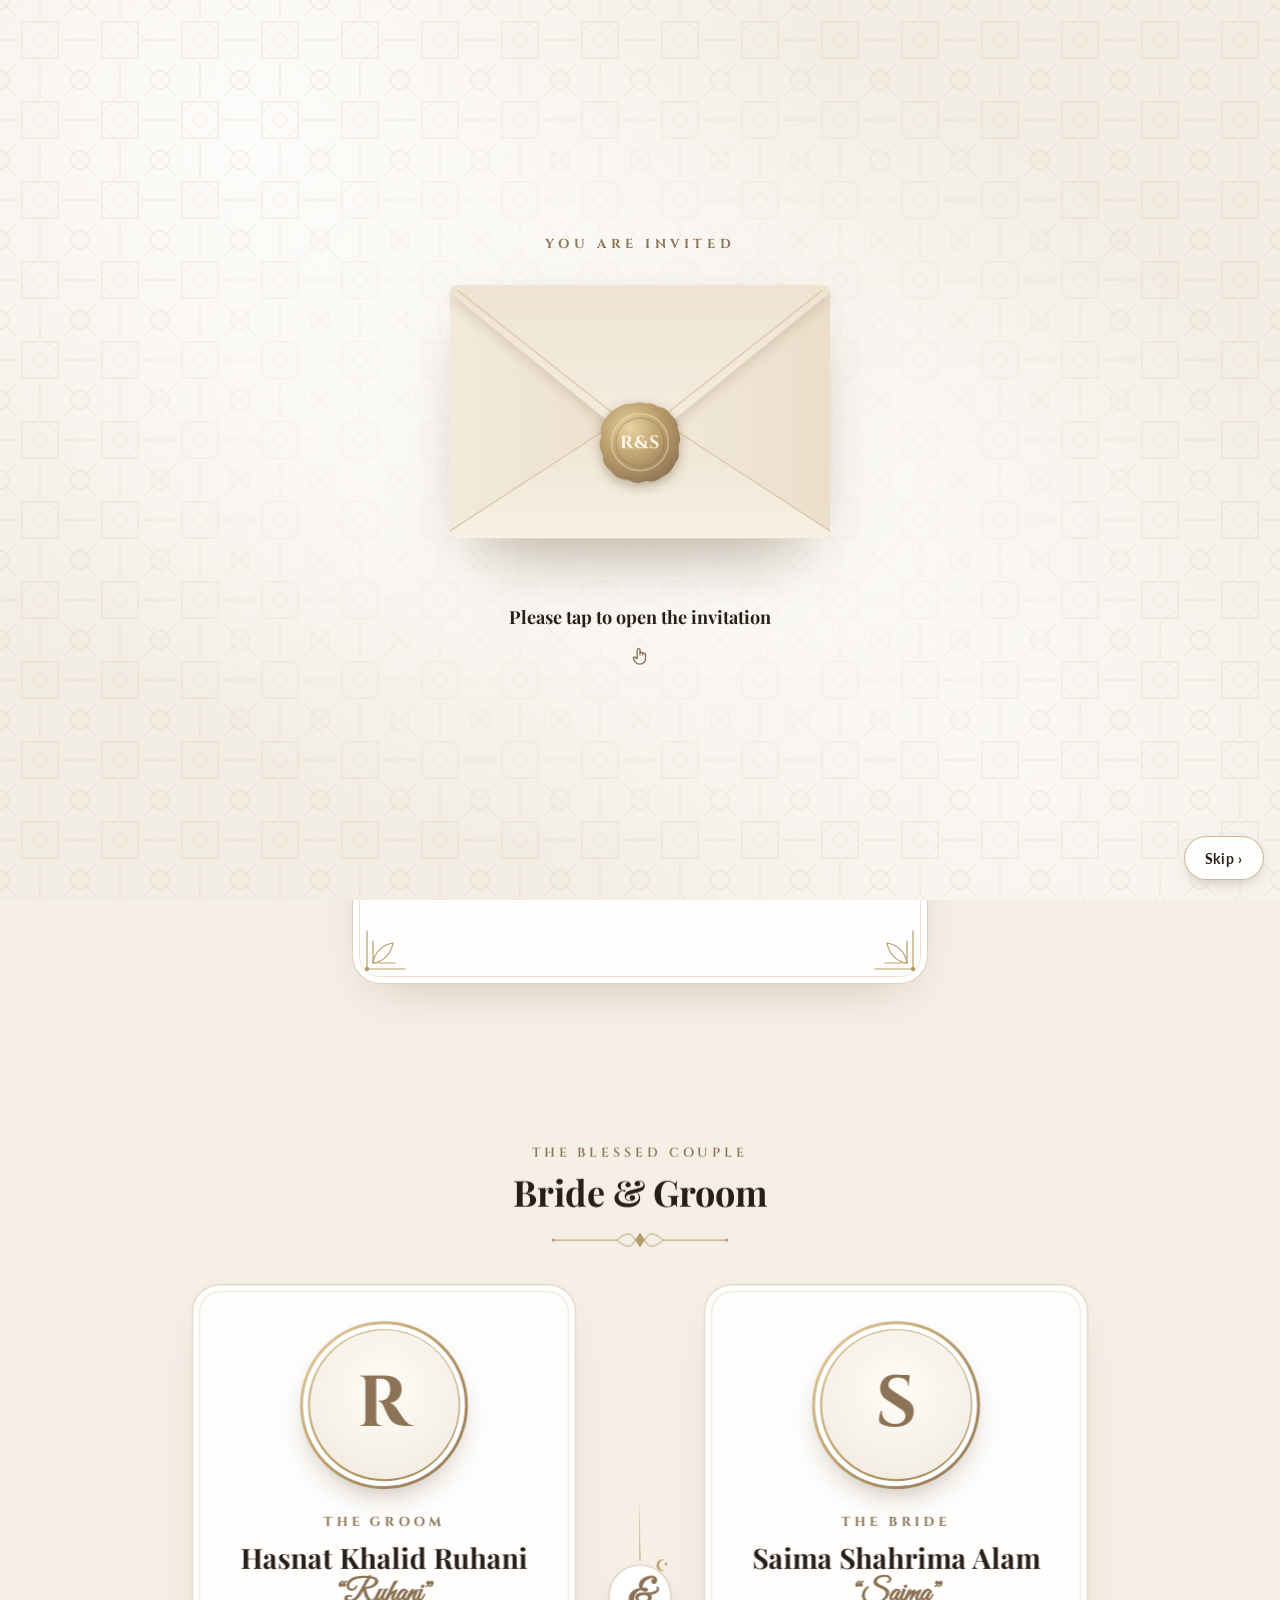
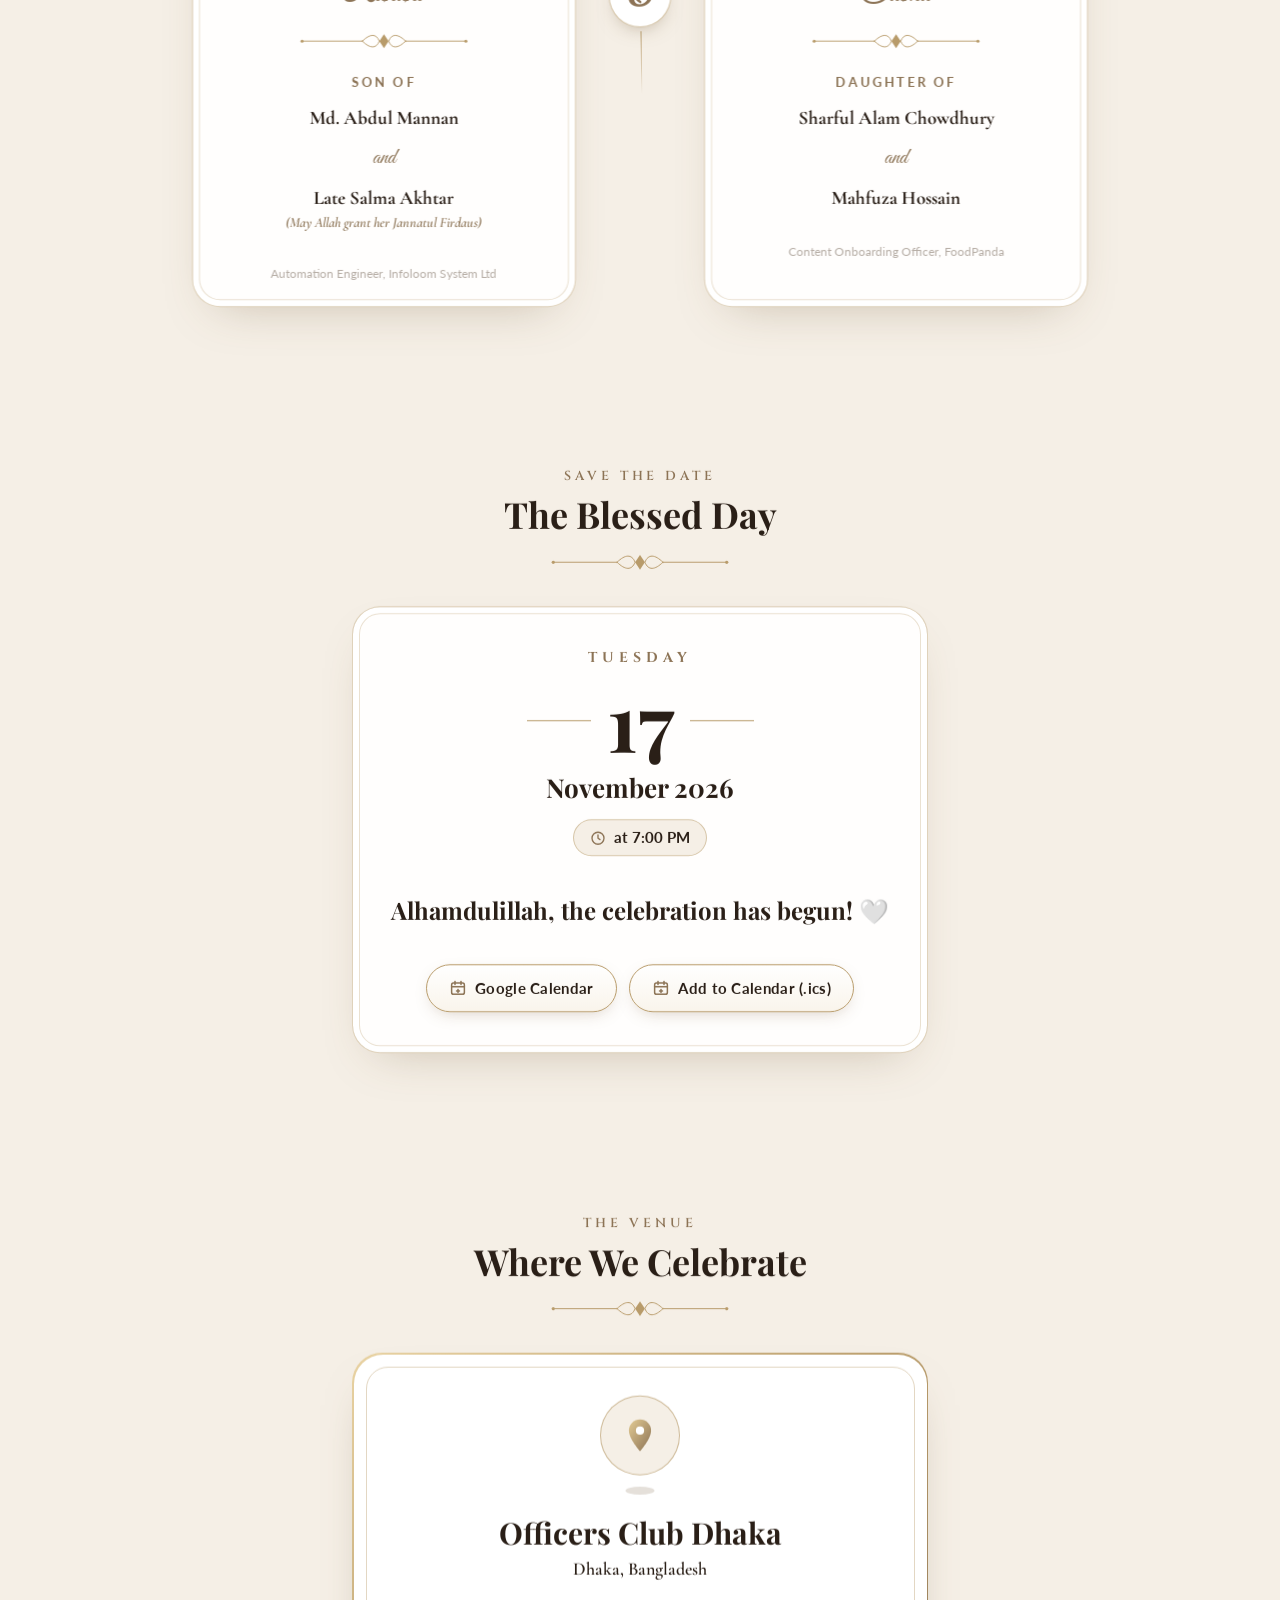
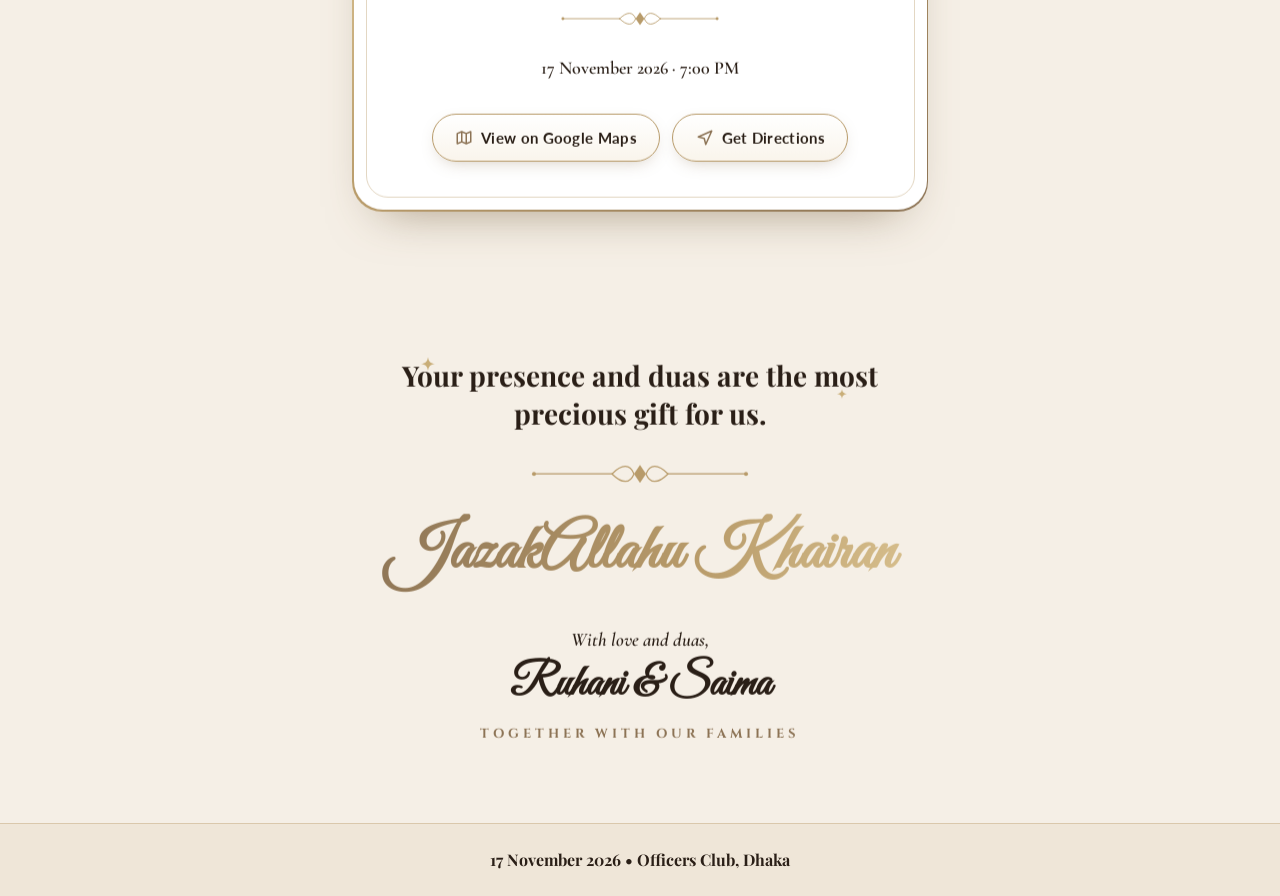
<file: index.html>
<!doctype html>
<html lang="en">
  <head>
    <meta charset="UTF-8" />
    <meta name="viewport" content="width=device-width, initial-scale=1.0, viewport-fit=cover" />
    <meta name="theme-color" content="#F5EFE6" />
    <title>Wedding Invitation | Ruhani &amp; Saima</title>
    <meta name="description" content="You are cordially invited to our wedding on 17 November 2026" />
    <meta property="og:type" content="website" />
    <meta property="og:title" content="Wedding Invitation | Ruhani &amp; Saima" />
    <meta property="og:description" content="You are cordially invited to our wedding on 17 November 2026" />
    <meta property="og:image" content="https://ruhaniofficial10051-vai.github.io/learning_Django/og-image.png" />
    <meta property="og:url" content="https://ruhaniofficial10051-vai.github.io/learning_Django/" />
    <meta property="og:image:width" content="1200" />
    <meta property="og:image:height" content="630" />
    <meta name="twitter:card" content="summary_large_image" />
    <meta name="twitter:title" content="Wedding Invitation | Ruhani &amp; Saima" />
    <meta name="twitter:description" content="You are cordially invited to our wedding on 17 November 2026" />
    <meta name="twitter:image" content="https://ruhaniofficial10051-vai.github.io/learning_Django/og-image.png" />
    <link rel="icon" href="./favicon.svg" type="image/svg+xml" />
    <link rel="preconnect" href="https://fonts.googleapis.com" />
    <link rel="preconnect" href="https://fonts.gstatic.com" crossorigin />
    <link
      href="https://fonts.googleapis.com/css2?family=Amiri:wght@700&family=Cinzel:wght@600;700&family=Cormorant+Garamond:ital,wght@0,500;0,600;0,700;1,500;1,600&family=Great+Vibes&family=Lato:wght@400;700&family=Playfair+Display:wght@600;700&display=swap"
      rel="stylesheet"
    />
    <script type="module" crossorigin src="./assets/index-KmFWfnPD.js"></script>
    <link rel="stylesheet" crossorigin href="./assets/index-CKlkuY1g.css">
  </head>
  <body>
    <div id="root"></div>
  </body>
</html>
</file>
<file: assets/index-CKlkuY1g.css>
*,:before,:after{--tw-border-spacing-x: 0;--tw-border-spacing-y: 0;--tw-translate-x: 0;--tw-translate-y: 0;--tw-rotate: 0;--tw-skew-x: 0;--tw-skew-y: 0;--tw-scale-x: 1;--tw-scale-y: 1;--tw-pan-x: ;--tw-pan-y: ;--tw-pinch-zoom: ;--tw-scroll-snap-strictness: proximity;--tw-gradient-from-position: ;--tw-gradient-via-position: ;--tw-gradient-to-position: ;--tw-ordinal: ;--tw-slashed-zero: ;--tw-numeric-figure: ;--tw-numeric-spacing: ;--tw-numeric-fraction: ;--tw-ring-inset: ;--tw-ring-offset-width: 0px;--tw-ring-offset-color: #fff;--tw-ring-color: rgb(59 130 246 / .5);--tw-ring-offset-shadow: 0 0 #0000;--tw-ring-shadow: 0 0 #0000;--tw-shadow: 0 0 #0000;--tw-shadow-colored: 0 0 #0000;--tw-blur: ;--tw-brightness: ;--tw-contrast: ;--tw-grayscale: ;--tw-hue-rotate: ;--tw-invert: ;--tw-saturate: ;--tw-sepia: ;--tw-drop-shadow: ;--tw-backdrop-blur: ;--tw-backdrop-brightness: ;--tw-backdrop-contrast: ;--tw-backdrop-grayscale: ;--tw-backdrop-hue-rotate: ;--tw-backdrop-invert: ;--tw-backdrop-opacity: ;--tw-backdrop-saturate: ;--tw-backdrop-sepia: ;--tw-contain-size: ;--tw-contain-layout: ;--tw-contain-paint: ;--tw-contain-style: }::backdrop{--tw-border-spacing-x: 0;--tw-border-spacing-y: 0;--tw-translate-x: 0;--tw-translate-y: 0;--tw-rotate: 0;--tw-skew-x: 0;--tw-skew-y: 0;--tw-scale-x: 1;--tw-scale-y: 1;--tw-pan-x: ;--tw-pan-y: ;--tw-pinch-zoom: ;--tw-scroll-snap-strictness: proximity;--tw-gradient-from-position: ;--tw-gradient-via-position: ;--tw-gradient-to-position: ;--tw-ordinal: ;--tw-slashed-zero: ;--tw-numeric-figure: ;--tw-numeric-spacing: ;--tw-numeric-fraction: ;--tw-ring-inset: ;--tw-ring-offset-width: 0px;--tw-ring-offset-color: #fff;--tw-ring-color: rgb(59 130 246 / .5);--tw-ring-offset-shadow: 0 0 #0000;--tw-ring-shadow: 0 0 #0000;--tw-shadow: 0 0 #0000;--tw-shadow-colored: 0 0 #0000;--tw-blur: ;--tw-brightness: ;--tw-contrast: ;--tw-grayscale: ;--tw-hue-rotate: ;--tw-invert: ;--tw-saturate: ;--tw-sepia: ;--tw-drop-shadow: ;--tw-backdrop-blur: ;--tw-backdrop-brightness: ;--tw-backdrop-contrast: ;--tw-backdrop-grayscale: ;--tw-backdrop-hue-rotate: ;--tw-backdrop-invert: ;--tw-backdrop-opacity: ;--tw-backdrop-saturate: ;--tw-backdrop-sepia: ;--tw-contain-size: ;--tw-contain-layout: ;--tw-contain-paint: ;--tw-contain-style: }*,:before,:after{box-sizing:border-box;border-width:0;border-style:solid;border-color:#e5e7eb}:before,:after{--tw-content: ""}html,:host{line-height:1.5;-webkit-text-size-adjust:100%;-moz-tab-size:4;-o-tab-size:4;tab-size:4;font-family:Lato,sans-serif;font-feature-settings:normal;font-variation-settings:normal;-webkit-tap-highlight-color:transparent}body{margin:0;line-height:inherit}hr{height:0;color:inherit;border-top-width:1px}abbr:where([title]){-webkit-text-decoration:underline dotted;text-decoration:underline dotted}h1,h2,h3,h4,h5,h6{font-size:inherit;font-weight:inherit}a{color:inherit;text-decoration:inherit}b,strong{font-weight:bolder}code,kbd,samp,pre{font-family:ui-monospace,SFMono-Regular,Menlo,Monaco,Consolas,Liberation Mono,Courier New,monospace;font-feature-settings:normal;font-variation-settings:normal;font-size:1em}small{font-size:80%}sub,sup{font-size:75%;line-height:0;position:relative;vertical-align:baseline}sub{bottom:-.25em}sup{top:-.5em}table{text-indent:0;border-color:inherit;border-collapse:collapse}button,input,optgroup,select,textarea{font-family:inherit;font-feature-settings:inherit;font-variation-settings:inherit;font-size:100%;font-weight:inherit;line-height:inherit;letter-spacing:inherit;color:inherit;margin:0;padding:0}button,select{text-transform:none}button,input:where([type=button]),input:where([type=reset]),input:where([type=submit]){-webkit-appearance:button;background-color:transparent;background-image:none}:-moz-focusring{outline:auto}:-moz-ui-invalid{box-shadow:none}progress{vertical-align:baseline}::-webkit-inner-spin-button,::-webkit-outer-spin-button{height:auto}[type=search]{-webkit-appearance:textfield;outline-offset:-2px}::-webkit-search-decoration{-webkit-appearance:none}::-webkit-file-upload-button{-webkit-appearance:button;font:inherit}summary{display:list-item}blockquote,dl,dd,h1,h2,h3,h4,h5,h6,hr,figure,p,pre{margin:0}fieldset{margin:0;padding:0}legend{padding:0}ol,ul,menu{list-style:none;margin:0;padding:0}dialog{padding:0}textarea{resize:vertical}input::-moz-placeholder,textarea::-moz-placeholder{opacity:1;color:#9ca3af}input::placeholder,textarea::placeholder{opacity:1;color:#9ca3af}button,[role=button]{cursor:pointer}:disabled{cursor:default}img,svg,video,canvas,audio,iframe,embed,object{display:block;vertical-align:middle}img,video{max-width:100%;height:auto}[hidden]:where(:not([hidden=until-found])){display:none}.pointer-events-none{pointer-events:none}.fixed{position:fixed}.absolute{position:absolute}.relative{position:relative}.inset-0{top:0;right:0;bottom:0;left:0}.inset-2{top:.5rem;right:.5rem;bottom:.5rem;left:.5rem}.inset-3{top:.75rem;right:.75rem;bottom:.75rem;left:.75rem}.inset-x-0{left:0;right:0}.-bottom-6{bottom:-1.5rem}.-top-2{top:-.5rem}.bottom-3{bottom:.75rem}.bottom-5{bottom:1.25rem}.left-0{left:0}.left-1\/2{left:50%}.left-3{left:.75rem}.left-\[12\%\]{left:12%}.left-\[6\%\]{left:6%}.left-\[8\%\]{left:8%}.right-0{right:0}.right-3{right:.75rem}.right-4{right:1rem}.right-\[14\%\]{right:14%}.right-\[6\%\]{right:6%}.right-\[8\%\]{right:8%}.top-0{top:0}.top-1\/2{top:50%}.top-3{top:.75rem}.top-4{top:1rem}.top-8{top:2rem}.top-\[30px\]{top:30px}.top-\[42\%\]{top:42%}.top-\[6\%\]{top:6%}.top-\[62\%\]{top:62%}.-z-10{z-index:-10}.z-\[2\]{z-index:2}.z-\[3\]{z-index:3}.z-\[60\]{z-index:60}.z-\[65\]{z-index:65}.z-\[70\]{z-index:70}.z-\[80\]{z-index:80}.z-\[90\]{z-index:90}.mx-auto{margin-left:auto;margin-right:auto}.my-5{margin-top:1.25rem;margin-bottom:1.25rem}.my-6{margin-top:1.5rem;margin-bottom:1.5rem}.my-7{margin-top:1.75rem;margin-bottom:1.75rem}.mb-10{margin-bottom:2.5rem}.mb-2{margin-bottom:.5rem}.mb-3{margin-bottom:.75rem}.mb-8{margin-bottom:2rem}.mt-0\.5{margin-top:.125rem}.mt-1{margin-top:.25rem}.mt-10{margin-top:2.5rem}.mt-14{margin-top:3.5rem}.mt-2{margin-top:.5rem}.mt-3{margin-top:.75rem}.mt-4{margin-top:1rem}.mt-5{margin-top:1.25rem}.mt-6{margin-top:1.5rem}.mt-8{margin-top:2rem}.mt-9{margin-top:2.25rem}.block{display:block}.inline-block{display:inline-block}.flex{display:flex}.inline-flex{display:inline-flex}.grid{display:grid}.hidden{display:none}.h-12{height:3rem}.h-16{height:4rem}.h-2{height:.5rem}.h-20{height:5rem}.h-6{height:1.5rem}.h-8{height:2rem}.h-\[150px\]{height:150px}.h-\[168px\]{height:168px}.h-\[2px\]{height:2px}.h-\[30px\]{height:30px}.h-\[34px\]{height:34px}.h-\[400vh\]{height:400vh}.h-\[62\%\]{height:62%}.h-\[72px\]{height:72px}.h-\[74px\]{height:74px}.h-\[88\%\]{height:88%}.h-full{height:100%}.h-px{height:1px}.min-h-\[100svh\]{min-height:100svh}.min-h-\[44px\]{min-height:44px}.w-1\/2{width:50%}.w-10{width:2.5rem}.w-12{width:3rem}.w-16{width:4rem}.w-20{width:5rem}.w-\[168px\]{width:168px}.w-\[2px\]{width:2px}.w-\[44px\]{width:44px}.w-\[68px\]{width:68px}.w-\[74px\]{width:74px}.w-\[min\(86vw\,380px\)\]{width:min(86vw,380px)}.w-fit{width:-moz-fit-content;width:fit-content}.w-full{width:100%}.w-px{width:1px}.max-w-4xl{max-width:56rem}.max-w-sm{max-width:24rem}.max-w-xl{max-width:36rem}.-translate-x-1\/2{--tw-translate-x: -50%;transform:translate(var(--tw-translate-x),var(--tw-translate-y)) rotate(var(--tw-rotate)) skew(var(--tw-skew-x)) skewY(var(--tw-skew-y)) scaleX(var(--tw-scale-x)) scaleY(var(--tw-scale-y))}.-translate-y-1\/2{--tw-translate-y: -50%;transform:translate(var(--tw-translate-x),var(--tw-translate-y)) rotate(var(--tw-rotate)) skew(var(--tw-skew-x)) skewY(var(--tw-skew-y)) scaleX(var(--tw-scale-x)) scaleY(var(--tw-scale-y))}.-rotate-90{--tw-rotate: -90deg;transform:translate(var(--tw-translate-x),var(--tw-translate-y)) rotate(var(--tw-rotate)) skew(var(--tw-skew-x)) skewY(var(--tw-skew-y)) scaleX(var(--tw-scale-x)) scaleY(var(--tw-scale-y))}.rotate-180{--tw-rotate: 180deg;transform:translate(var(--tw-translate-x),var(--tw-translate-y)) rotate(var(--tw-rotate)) skew(var(--tw-skew-x)) skewY(var(--tw-skew-y)) scaleX(var(--tw-scale-x)) scaleY(var(--tw-scale-y))}.rotate-90{--tw-rotate: 90deg;transform:translate(var(--tw-translate-x),var(--tw-translate-y)) rotate(var(--tw-rotate)) skew(var(--tw-skew-x)) skewY(var(--tw-skew-y)) scaleX(var(--tw-scale-x)) scaleY(var(--tw-scale-y))}.transform{transform:translate(var(--tw-translate-x),var(--tw-translate-y)) rotate(var(--tw-rotate)) skew(var(--tw-skew-x)) skewY(var(--tw-skew-y)) scaleX(var(--tw-scale-x)) scaleY(var(--tw-scale-y))}.cursor-pointer{cursor:pointer}.flex-col{flex-direction:column}.flex-wrap{flex-wrap:wrap}.place-items-center{place-items:center}.items-start{align-items:flex-start}.items-center{align-items:center}.justify-center{justify-content:center}.gap-1{gap:.25rem}.gap-2{gap:.5rem}.gap-2\.5{gap:.625rem}.gap-3{gap:.75rem}.gap-4{gap:1rem}.gap-8{gap:2rem}.space-y-1>:not([hidden])~:not([hidden]){--tw-space-y-reverse: 0;margin-top:calc(.25rem * calc(1 - var(--tw-space-y-reverse)));margin-bottom:calc(.25rem * var(--tw-space-y-reverse))}.space-y-3>:not([hidden])~:not([hidden]){--tw-space-y-reverse: 0;margin-top:calc(.75rem * calc(1 - var(--tw-space-y-reverse)));margin-bottom:calc(.75rem * var(--tw-space-y-reverse))}.overflow-hidden{overflow:hidden}.rounded{border-radius:.25rem}.rounded-2xl{border-radius:1rem}.rounded-\[10px\]{border-radius:10px}.rounded-\[22px\]{border-radius:22px}.rounded-\[28px\]{border-radius:28px}.rounded-\[29px\]{border-radius:29px}.rounded-\[30px\]{border-radius:30px}.rounded-\[50\%\]{border-radius:50%}.rounded-full{border-radius:9999px}.rounded-md{border-radius:.375rem}.border{border-width:1px}.border-2{border-width:2px}.border-\[1\.5px\]{border-width:1.5px}.border-t{border-top-width:1px}.border-\[\#E3D5BC\]{--tw-border-opacity: 1;border-color:rgb(227 213 188 / var(--tw-border-opacity, 1))}.border-gold{--tw-border-opacity: 1;border-color:rgb(184 155 106 / var(--tw-border-opacity, 1))}.border-gold\/40{border-color:#b89b6a66}.border-gold\/50{border-color:#b89b6a80}.border-gold\/60{border-color:#b89b6a99}.border-gold\/70{border-color:#b89b6ab3}.bg-\[rgba\(110\,85\,50\,\.18\)\]{background-color:#6e55322e}.bg-\[rgba\(110\,85\,50\,\.22\)\]{background-color:#6e553238}.bg-\[rgba\(110\,85\,50\,\.25\)\]{background-color:#6e553240}.bg-cream{--tw-bg-opacity: 1;background-color:rgb(245 239 230 / var(--tw-bg-opacity, 1))}.bg-gold{--tw-bg-opacity: 1;background-color:rgb(184 155 106 / var(--tw-bg-opacity, 1))}.bg-gold\/25{background-color:#b89b6a40}.bg-gold\/70{background-color:#b89b6ab3}.bg-sand{--tw-bg-opacity: 1;background-color:rgb(239 230 216 / var(--tw-bg-opacity, 1))}.bg-white{--tw-bg-opacity: 1;background-color:rgb(255 255 255 / var(--tw-bg-opacity, 1))}.bg-white\/90{background-color:#ffffffe6}.bg-\[radial-gradient\(circle_at_50\%_40\%\,\#FFFDF8_0\%\,\#F5EFE6_70\%\,\#EFE6D8_100\%\)\]{background-image:radial-gradient(circle at 50% 40%,#fffdf8,#f5efe6 70%,#efe6d8)}.bg-\[radial-gradient\(ellipse_at_center\,rgba\(255\,255\,255\,\.75\)_0\%\,rgba\(255\,255\,255\,0\)_70\%\)\]{background-image:radial-gradient(ellipse at center,#ffffffbf,#fff0 70%)}.bg-\[radial-gradient\(ellipse_at_center\,rgba\(255\,255\,255\,\.9\)_0\%\,rgba\(255\,255\,255\,0\)_65\%\)\]{background-image:radial-gradient(ellipse at center,#ffffffe6,#fff0 65%)}.bg-gradient-to-b{background-image:linear-gradient(to bottom,var(--tw-gradient-stops))}.bg-gradient-to-br{background-image:linear-gradient(to bottom right,var(--tw-gradient-stops))}.bg-gradient-to-t{background-image:linear-gradient(to top,var(--tw-gradient-stops))}.from-\[\#D9C18F\]{--tw-gradient-from: #D9C18F var(--tw-gradient-from-position);--tw-gradient-to: rgb(217 193 143 / 0) var(--tw-gradient-to-position);--tw-gradient-stops: var(--tw-gradient-from), var(--tw-gradient-to)}.from-\[\#E9D3A3\]{--tw-gradient-from: #E9D3A3 var(--tw-gradient-from-position);--tw-gradient-to: rgb(233 211 163 / 0) var(--tw-gradient-to-position);--tw-gradient-stops: var(--tw-gradient-from), var(--tw-gradient-to)}.from-\[\#E9DAC0\]{--tw-gradient-from: #E9DAC0 var(--tw-gradient-from-position);--tw-gradient-to: rgb(233 218 192 / 0) var(--tw-gradient-to-position);--tw-gradient-stops: var(--tw-gradient-from), var(--tw-gradient-to)}.from-\[\#EADFCD\]{--tw-gradient-from: #EADFCD var(--tw-gradient-from-position);--tw-gradient-to: rgb(234 223 205 / 0) var(--tw-gradient-to-position);--tw-gradient-stops: var(--tw-gradient-from), var(--tw-gradient-to)}.from-transparent{--tw-gradient-from: transparent var(--tw-gradient-from-position);--tw-gradient-to: rgb(0 0 0 / 0) var(--tw-gradient-to-position);--tw-gradient-stops: var(--tw-gradient-from), var(--tw-gradient-to)}.via-\[\#B89B6A\]{--tw-gradient-to: rgb(184 155 106 / 0) var(--tw-gradient-to-position);--tw-gradient-stops: var(--tw-gradient-from), #B89B6A var(--tw-gradient-via-position), var(--tw-gradient-to)}.to-\[\#8C7355\]{--tw-gradient-to: #8C7355 var(--tw-gradient-to-position)}.to-\[\#9C7C48\]{--tw-gradient-to: #9C7C48 var(--tw-gradient-to-position)}.to-\[\#E2D4BD\]{--tw-gradient-to: #E2D4BD var(--tw-gradient-to-position)}.to-\[\#F4EADA\]{--tw-gradient-to: #F4EADA var(--tw-gradient-to-position)}.to-gold{--tw-gradient-to: #B89B6A var(--tw-gradient-to-position)}.object-cover{-o-object-fit:cover;object-fit:cover}.p-\[1\.5px\]{padding:1.5px}.p-\[3px\]{padding:3px}.p-\[5px\]{padding:5px}.px-4{padding-left:1rem;padding-right:1rem}.px-5{padding-left:1.25rem;padding-right:1.25rem}.px-6{padding-left:1.5rem;padding-right:1.5rem}.py-1\.5{padding-top:.375rem;padding-bottom:.375rem}.py-10{padding-top:2.5rem;padding-bottom:2.5rem}.py-12{padding-top:3rem;padding-bottom:3rem}.py-20{padding-top:5rem;padding-bottom:5rem}.py-6{padding-top:1.5rem;padding-bottom:1.5rem}.pb-20{padding-bottom:5rem}.pb-6{padding-bottom:1.5rem}.pt-16{padding-top:4rem}.pt-9{padding-top:2.25rem}.text-center{text-align:center}.font-arabic{font-family:Amiri,Scheherazade New,serif}.font-body{font-family:Cormorant Garamond,serif}.font-cinzel{font-family:Cinzel,serif}.font-display{font-family:Playfair Display,serif}.font-sans{font-family:Lato,sans-serif}.font-script{font-family:Great Vibes,cursive}.text-\[10px\]{font-size:10px}.text-\[11\.5px\]{font-size:11.5px}.text-\[12px\]{font-size:12px}.text-\[13px\]{font-size:13px}.text-\[14px\]{font-size:14px}.text-\[15px\]{font-size:15px}.text-\[16px\]{font-size:16px}.text-\[17px\]{font-size:17px}.text-\[18px\]{font-size:18px}.text-\[19px\]{font-size:19px}.text-\[22px\]{font-size:22px}.text-\[24px\]{font-size:24px}.text-\[26px\]{font-size:26px}.text-\[28px\]{font-size:28px}.text-\[30px\]{font-size:30px}.text-\[32px\]{font-size:32px}.text-\[34px\]{font-size:34px}.text-\[40px\]{font-size:40px}.text-\[44px\]{font-size:44px}.text-\[56px\]{font-size:56px}.text-\[64px\]{font-size:64px}.text-\[72px\]{font-size:72px}.font-bold{font-weight:700}.font-normal{font-weight:400}.font-semibold{font-weight:600}.uppercase{text-transform:uppercase}.normal-case{text-transform:none}.italic{font-style:italic}.tabular-nums{--tw-numeric-spacing: tabular-nums;font-variant-numeric:var(--tw-ordinal) var(--tw-slashed-zero) var(--tw-numeric-figure) var(--tw-numeric-spacing) var(--tw-numeric-fraction)}.leading-\[1\.6\]{line-height:1.6}.leading-none{line-height:1}.leading-relaxed{line-height:1.625}.leading-snug{line-height:1.375}.leading-tight{line-height:1.25}.tracking-\[0\.18em\]{letter-spacing:.18em}.tracking-\[0\.25em\]{letter-spacing:.25em}.tracking-\[0\.2em\]{letter-spacing:.2em}.tracking-\[0\.35em\]{letter-spacing:.35em}.tracking-\[0\.3em\]{letter-spacing:.3em}.tracking-wider{letter-spacing:.05em}.text-\[\#7a6a5c\]{--tw-text-opacity: 1;color:rgb(122 106 92 / var(--tw-text-opacity, 1))}.text-ink{--tw-text-opacity: 1;color:rgb(42 31 23 / var(--tw-text-opacity, 1))}.text-taupe{--tw-text-opacity: 1;color:rgb(140 115 85 / var(--tw-text-opacity, 1))}.opacity-55{opacity:.55}.shadow{--tw-shadow: 0 1px 3px 0 rgb(0 0 0 / .1), 0 1px 2px -1px rgb(0 0 0 / .1);--tw-shadow-colored: 0 1px 3px 0 var(--tw-shadow-color), 0 1px 2px -1px var(--tw-shadow-color);box-shadow:var(--tw-ring-offset-shadow, 0 0 #0000),var(--tw-ring-shadow, 0 0 #0000),var(--tw-shadow)}.shadow-\[0_10px_24px_-12px_rgba\(110\,85\,50\,\.5\)\]{--tw-shadow: 0 10px 24px -12px rgba(110,85,50,.5);--tw-shadow-colored: 0 10px 24px -12px var(--tw-shadow-color);box-shadow:var(--tw-ring-offset-shadow, 0 0 #0000),var(--tw-ring-shadow, 0 0 #0000),var(--tw-shadow)}.shadow-\[0_14px_30px_-12px_rgba\(110\,85\,50\,\.45\)\]{--tw-shadow: 0 14px 30px -12px rgba(110,85,50,.45);--tw-shadow-colored: 0 14px 30px -12px var(--tw-shadow-color);box-shadow:var(--tw-ring-offset-shadow, 0 0 #0000),var(--tw-ring-shadow, 0 0 #0000),var(--tw-shadow)}.shadow-\[0_24px_50px_-28px_rgba\(110\,85\,50\,\.6\)\]{--tw-shadow: 0 24px 50px -28px rgba(110,85,50,.6);--tw-shadow-colored: 0 24px 50px -28px var(--tw-shadow-color);box-shadow:var(--tw-ring-offset-shadow, 0 0 #0000),var(--tw-ring-shadow, 0 0 #0000),var(--tw-shadow)}.shadow-\[0_25px_60px_-25px_rgba\(110\,85\,50\,\.5\)\]{--tw-shadow: 0 25px 60px -25px rgba(110,85,50,.5);--tw-shadow-colored: 0 25px 60px -25px var(--tw-shadow-color);box-shadow:var(--tw-ring-offset-shadow, 0 0 #0000),var(--tw-ring-shadow, 0 0 #0000),var(--tw-shadow)}.shadow-\[0_4px_10px_rgba\(110\,85\,50\,\.18\)\]{--tw-shadow: 0 4px 10px rgba(110,85,50,.18);--tw-shadow-colored: 0 4px 10px var(--tw-shadow-color);box-shadow:var(--tw-ring-offset-shadow, 0 0 #0000),var(--tw-ring-shadow, 0 0 #0000),var(--tw-shadow)}.shadow-\[0_6px_16px_-8px_rgba\(110\,85\,50\,\.5\)\]{--tw-shadow: 0 6px 16px -8px rgba(110,85,50,.5);--tw-shadow-colored: 0 6px 16px -8px var(--tw-shadow-color);box-shadow:var(--tw-ring-offset-shadow, 0 0 #0000),var(--tw-ring-shadow, 0 0 #0000),var(--tw-shadow)}.shadow-\[0_6px_18px_-6px_rgba\(110\,85\,50\,\.5\)\]{--tw-shadow: 0 6px 18px -6px rgba(110,85,50,.5);--tw-shadow-colored: 0 6px 18px -6px var(--tw-shadow-color);box-shadow:var(--tw-ring-offset-shadow, 0 0 #0000),var(--tw-ring-shadow, 0 0 #0000),var(--tw-shadow)}.shadow-\[0_8px_20px_-10px_rgba\(110\,85\,50\,\.5\)\]{--tw-shadow: 0 8px 20px -10px rgba(110,85,50,.5);--tw-shadow-colored: 0 8px 20px -10px var(--tw-shadow-color);box-shadow:var(--tw-ring-offset-shadow, 0 0 #0000),var(--tw-ring-shadow, 0 0 #0000),var(--tw-shadow)}.outline-none{outline:2px solid transparent;outline-offset:2px}.blur-xl{--tw-blur: blur(24px);filter:var(--tw-blur) var(--tw-brightness) var(--tw-contrast) var(--tw-grayscale) var(--tw-hue-rotate) var(--tw-invert) var(--tw-saturate) var(--tw-sepia) var(--tw-drop-shadow)}.drop-shadow-\[0_4px_6px_rgba\(90\,65\,35\,\.35\)\]{--tw-drop-shadow: drop-shadow(0 4px 6px rgba(90,65,35,.35));filter:var(--tw-blur) var(--tw-brightness) var(--tw-contrast) var(--tw-grayscale) var(--tw-hue-rotate) var(--tw-invert) var(--tw-saturate) var(--tw-sepia) var(--tw-drop-shadow)}.drop-shadow-\[0_6px_6px_rgba\(110\,85\,50\,\.18\)\]{--tw-drop-shadow: drop-shadow(0 6px 6px rgba(110,85,50,.18));filter:var(--tw-blur) var(--tw-brightness) var(--tw-contrast) var(--tw-grayscale) var(--tw-hue-rotate) var(--tw-invert) var(--tw-saturate) var(--tw-sepia) var(--tw-drop-shadow)}.backdrop-blur{--tw-backdrop-blur: blur(8px);-webkit-backdrop-filter:var(--tw-backdrop-blur) var(--tw-backdrop-brightness) var(--tw-backdrop-contrast) var(--tw-backdrop-grayscale) var(--tw-backdrop-hue-rotate) var(--tw-backdrop-invert) var(--tw-backdrop-opacity) var(--tw-backdrop-saturate) var(--tw-backdrop-sepia);backdrop-filter:var(--tw-backdrop-blur) var(--tw-backdrop-brightness) var(--tw-backdrop-contrast) var(--tw-backdrop-grayscale) var(--tw-backdrop-hue-rotate) var(--tw-backdrop-invert) var(--tw-backdrop-opacity) var(--tw-backdrop-saturate) var(--tw-backdrop-sepia)}.transition{transition-property:color,background-color,border-color,text-decoration-color,fill,stroke,opacity,box-shadow,transform,filter,backdrop-filter;transition-timing-function:cubic-bezier(.4,0,.2,1);transition-duration:.15s}.will-change-transform{will-change:transform}:root{--cream: #f5efe6;--sand: #efe6d8;--gold: #b89b6a;--taupe: #8c7355;--ink: #2a1f17}html{-webkit-text-size-adjust:100%;scroll-behavior:smooth}body{margin:0;background:var(--cream);color:var(--ink);font-family:Cormorant Garamond,serif;font-weight:600;font-size:18px;-webkit-font-smoothing:antialiased;-webkit-tap-highlight-color:transparent;overflow-x:hidden}body.locked{overflow:hidden;touch-action:none}.paper{background-color:var(--cream);background-image:radial-gradient(circle at 20% 15%,rgba(255,255,255,.85),transparent 45%),radial-gradient(circle at 80% 85%,rgba(255,255,255,.6),transparent 40%),url("data:image/svg+xml,%3Csvg xmlns='http://www.w3.org/2000/svg' width='160' height='160'%3E%3Cfilter id='n'%3E%3CfeTurbulence type='fractalNoise' baseFrequency='.9' numOctaves='2' stitchTiles='stitch'/%3E%3CfeColorMatrix values='0 0 0 0 .55 0 0 0 0 .45 0 0 0 0 .33 0 0 0 .07 0'/%3E%3C/filter%3E%3Crect width='100%25' height='100%25' filter='url(%23n)'/%3E%3C/svg%3E")}.gold-text{background:linear-gradient(100deg,#8c7355,#b89b6a 30%,#d9c18f,#b89b6a 70%,#8c7355);background-size:200% auto;-webkit-background-clip:text;background-clip:text;color:transparent;animation:goldSweep 6s linear infinite}@keyframes goldSweep{to{background-position:-200% center}}.seal-shimmer{overflow:hidden}.seal-shimmer:after{content:"";position:absolute;top:-20%;right:-20%;bottom:-20%;left:-20%;background:linear-gradient(115deg,transparent 35%,rgba(255,248,225,.75) 50%,transparent 65%);transform:translate(-120%);animation:sealShine 3.2s ease-in-out infinite}@keyframes sealShine{0%,40%{transform:translate(-120%)}80%,to{transform:translate(120%)}}.pulse-text{animation:pulseText 2.2s ease-in-out infinite}@keyframes pulseText{0%,to{opacity:.78;transform:scale(.98)}50%{opacity:1;transform:scale(1)}}.music-ring{animation:ring 2s ease-out infinite}@keyframes ring{0%{transform:scale(1);opacity:.7}to{transform:scale(1.65);opacity:0}}.fall{position:absolute;top:-8vh;animation-name:fall;animation-timing-function:linear;animation-fill-mode:forwards;will-change:transform,opacity}@keyframes fall{0%{transform:translateZ(0) rotate(0);opacity:0}10%{opacity:1}85%{opacity:.9}to{transform:translate3d(var(--drift, 30px),118vh,0) rotate(var(--spin, 360deg));opacity:0}}.avatar-float{animation:avatarFloat 4.6s ease-in-out infinite;will-change:transform}@keyframes avatarFloat{0%,to{transform:translateY(0)}50%{transform:translateY(-7px)}}.avatar-breathe{animation:breathe 4s ease-in-out infinite;transform-origin:50% 60%}@keyframes breathe{0%,to{transform:scale(1)}50%{transform:scale(1.03)}}.avatar-glow{animation:glow 3.6s ease-in-out infinite}@keyframes glow{0%,to{opacity:.35;transform:scale(.98)}50%{opacity:.8;transform:scale(1.03)}}.avatar-sweep{animation:sweep 4.5s linear infinite}@keyframes sweep{to{transform:rotate(360deg)}}.ring-mask{-webkit-mask:radial-gradient(circle,transparent 0 calc(50% - 9px),#000 calc(50% - 8px) 50%,transparent calc(50% + 1px));mask:radial-gradient(circle,transparent 0 calc(50% - 9px),#000 calc(50% - 8px) 50%,transparent calc(50% + 1px))}.twinkle{animation:twinkle 2.6s ease-in-out infinite}@keyframes twinkle{0%,to{opacity:0;transform:scale(.4) rotate(0)}50%{opacity:1;transform:scale(1) rotate(45deg)}}.float-soft{animation:floatSoft 6s ease-in-out infinite}@keyframes floatSoft{0%,to{transform:translateY(0) rotate(0)}50%{transform:translateY(-10px) rotate(3deg)}}.curtain{background:linear-gradient(180deg,#ffffff59,#fff0 30%,#785a3214),repeating-linear-gradient(90deg,#eadbc2,#f7efe2 14px,#fbf6ec 22px,#efe2cc 34px,#dfcdaf 44px,#eadbc2 52px)}.curtain-left{box-shadow:inset -18px 0 30px -12px #6e553259}.curtain-right{box-shadow:inset 18px 0 30px -12px #6e553259}.btn-gold{display:inline-flex;align-items:center;justify-content:center;gap:.5rem;min-height:48px;padding:.7rem 1.4rem;border-radius:9999px;border:1.5px solid var(--gold);background:linear-gradient(180deg,#fff,#faf5ec);color:var(--ink);font-family:Lato,sans-serif;font-weight:700;font-size:15px;letter-spacing:.02em;box-shadow:0 6px 18px -8px #8c735573;transition:transform .25s ease,box-shadow .25s ease,background .25s ease}.btn-gold:hover{transform:translateY(-2px);box-shadow:0 10px 24px -8px #8c73558c;background:#fff}.btn-gold:active{transform:translateY(0) scale(.97)}.btn-gold:focus-visible{outline:2px solid var(--taupe);outline-offset:3px}.card-white{background:#ffffffeb;border:1px solid rgba(184,155,106,.45);box-shadow:0 20px 50px -25px #6e553259,inset 0 0 0 6px #fff,inset 0 0 0 7px #b89b6a4d}@media (prefers-reduced-motion: reduce){*,*:before,*:after{animation:none!important;transition-duration:.01ms!important;scroll-behavior:auto!important}}@media (min-width: 640px){.sm\:h-24{height:6rem}.sm\:h-\[84px\]{height:84px}.sm\:w-16{width:4rem}.sm\:w-24{width:6rem}.sm\:w-\[84px\]{width:84px}.sm\:w-auto{width:auto}.sm\:flex-row{flex-direction:row}.sm\:gap-4{gap:1rem}.sm\:px-10{padding-left:2.5rem;padding-right:2.5rem}.sm\:text-3xl{font-size:1.875rem;line-height:2.25rem}.sm\:text-4xl{font-size:2.25rem;line-height:2.5rem}.sm\:text-5xl{font-size:3rem;line-height:1}.sm\:text-\[28px\]{font-size:28px}.sm\:text-\[42px\]{font-size:42px}.sm\:text-\[64px\]{font-size:64px}.sm\:text-\[80px\]{font-size:80px}}@media (min-width: 768px){.md\:h-16{height:4rem}.md\:flex-row{flex-direction:row}.md\:items-stretch{align-items:stretch}.md\:justify-center{justify-content:center}.md\:gap-6{gap:1.5rem}.md\:px-2{padding-left:.5rem;padding-right:.5rem}}
</file>
